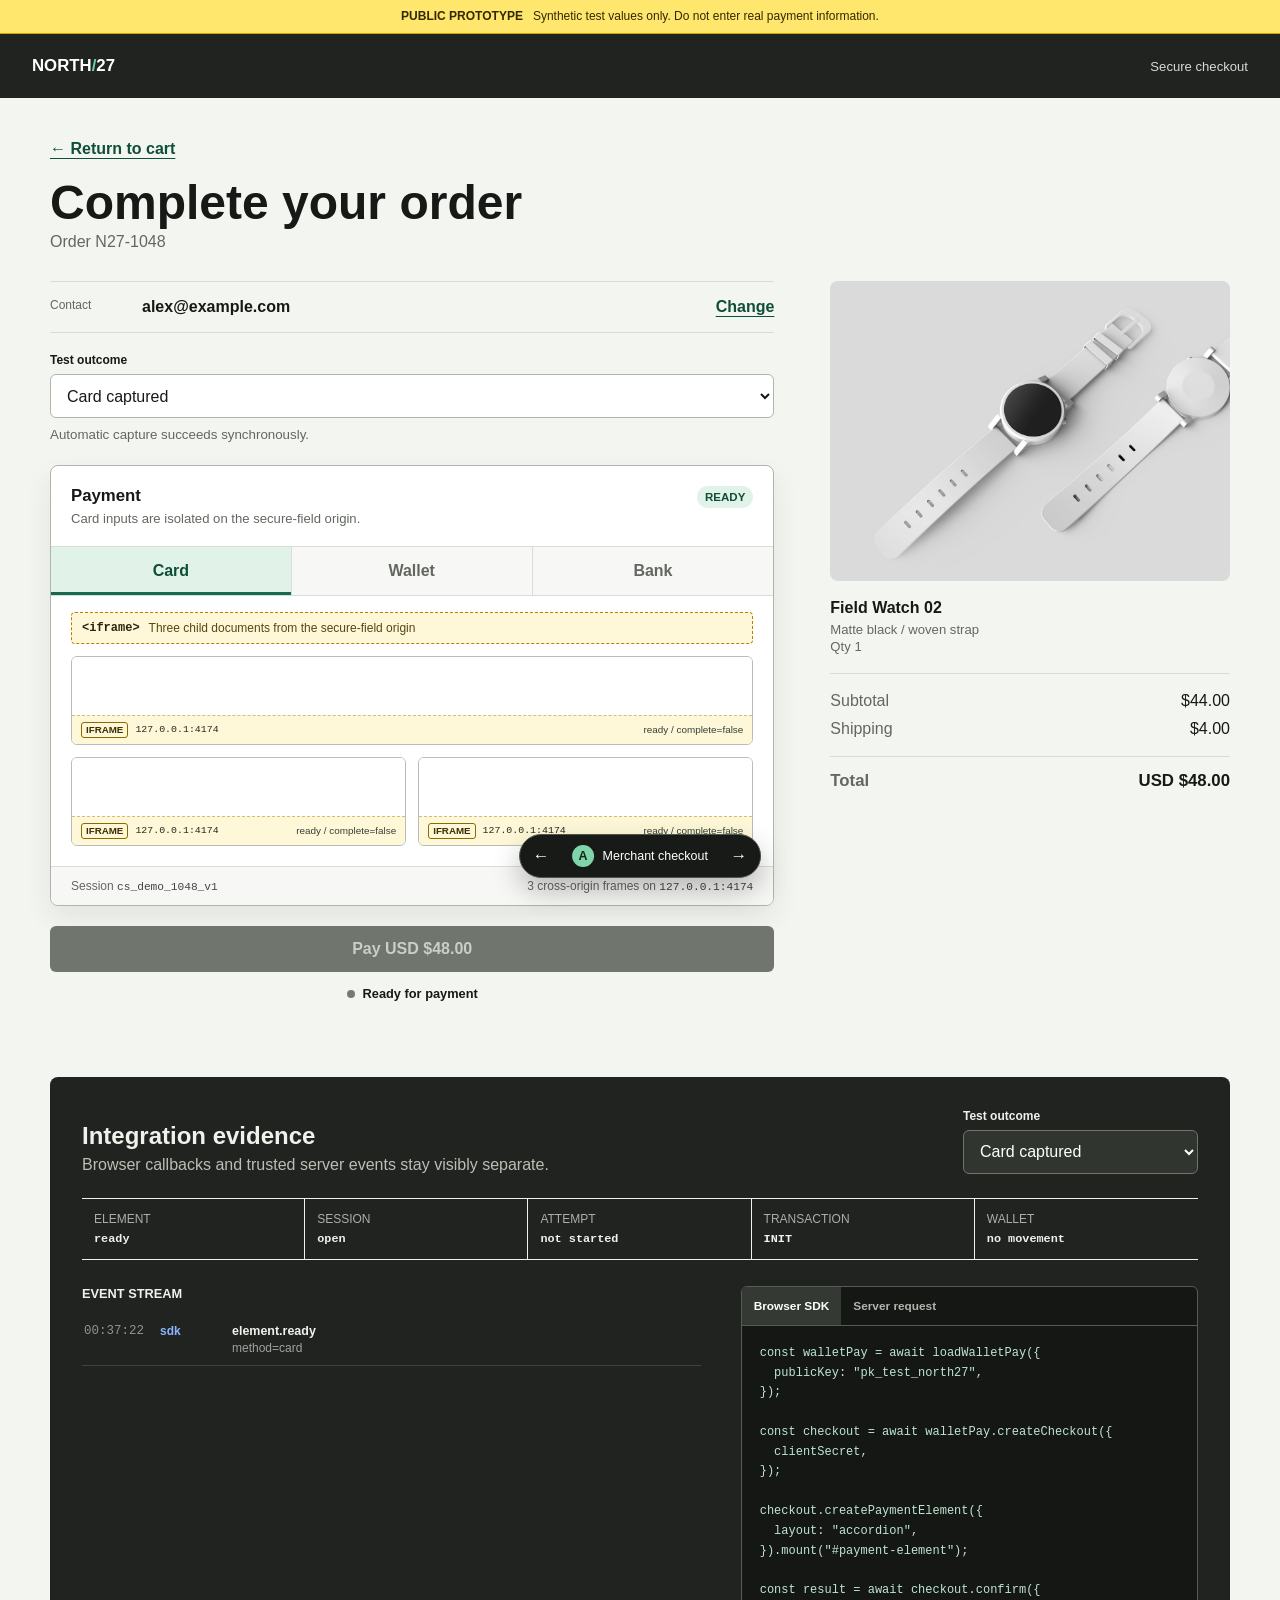
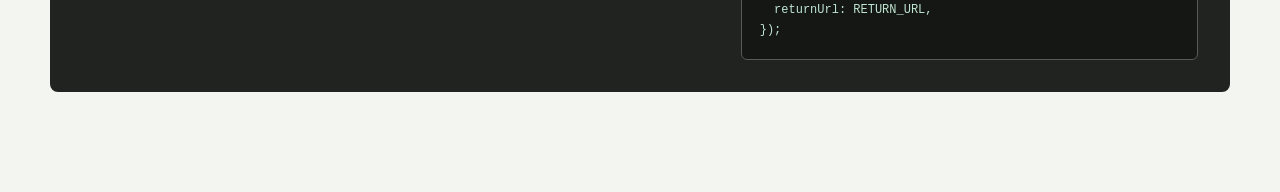
<file: prototypes/payment-element/index.html>
<!doctype html>
<html lang="en">
  <head>
    <meta charset="UTF-8" />
    <meta name="viewport" content="width=device-width, initial-scale=1.0" />
    <meta name="color-scheme" content="light dark" />
    <title>Payment Element SDK Prototype</title>
    <link rel="stylesheet" href="./styles.css" />
  </head>
  <body>
    <!--
      PROTOTYPE ONLY. Three Payment Element SDK variants, switchable via ?variant=A|B|C.
      Question: can a merchant understand and operate session, confirmation, and 3DS
      behavior without learning processor-specific contracts?
    -->
    <div id="app"></div>
    <script type="module" src="./app.js"></script>
  </body>
</html>
</file>
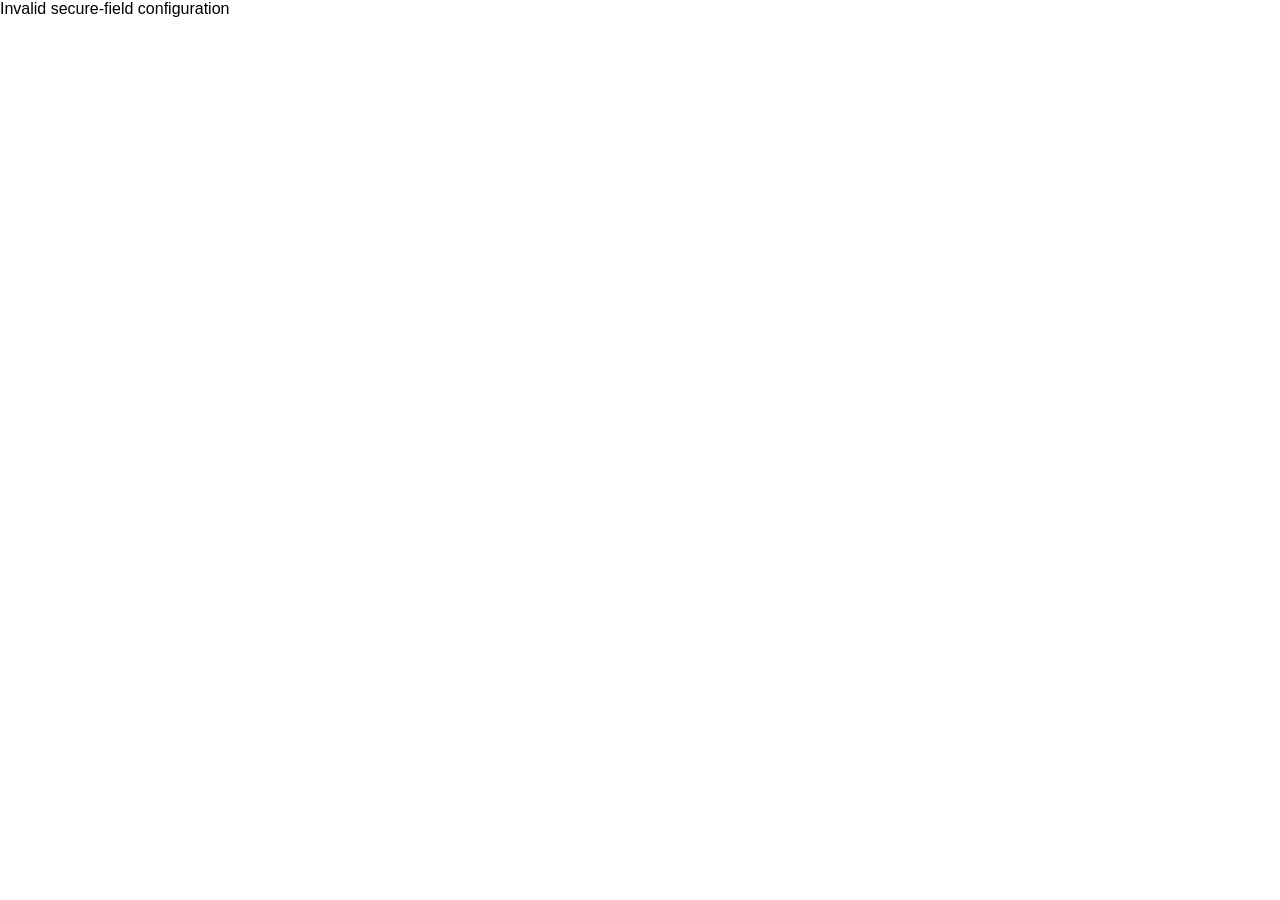
<file: prototypes/payment-element/secure-field.html>
<!doctype html>
<html lang="en">
  <head>
    <meta charset="UTF-8" />
    <meta name="viewport" content="width=device-width, initial-scale=1.0" />
    <title>WalletPay secure field</title>
    <link rel="stylesheet" href="./secure-field.css" />
  </head>
  <body>
    <label>
      <span id="field-label">Secure field</span>
      <input id="secure-input" autocomplete="off" />
    </label>
    <script type="module" src="./secure-field.js"></script>
  </body>
</html>
</file>
<file: prototypes/payment-element/styles.css>
:root {
  color-scheme: light;
  --ink: #161915;
  --muted: #62685f;
  --line: #d8ddd5;
  --surface: #ffffff;
  --surface-soft: #f3f5f1;
  --green: #176b4d;
  --green-dark: #0f4e38;
  --green-soft: #e1f2e9;
  --blue: #175cd3;
  --blue-soft: #e7efff;
  --amber: #a04a00;
  --amber-soft: #fff0d6;
  --red: #b42318;
  --red-soft: #fee9e7;
  --charcoal: #20231f;
  --focus: #ffb000;
  --radius: 8px;
  font-family: -apple-system, BlinkMacSystemFont, "Segoe UI", sans-serif;
  font-synthesis: none;
  text-rendering: optimizeLegibility;
}

* {
  box-sizing: border-box;
}

html {
  min-width: 320px;
  background: var(--surface-soft);
}

body {
  margin: 0;
  color: var(--ink);
  background: var(--surface-soft);
}

.demo-warning {
  min-height: 34px;
  display: flex;
  align-items: center;
  justify-content: center;
  gap: 10px;
  padding: 7px 16px;
  border-bottom: 1px solid #d4a500;
  color: #332900;
  background: #ffe66d;
  font-size: 0.75rem;
  line-height: 1.3;
  text-align: center;
}

.demo-warning strong {
  text-transform: uppercase;
}

button,
select,
input {
  font: inherit;
}

button,
select {
  cursor: pointer;
}

button:focus-visible,
select:focus-visible,
input:focus-visible {
  outline: 3px solid var(--focus);
  outline-offset: 2px;
}

::selection {
  color: #fff;
  background: var(--green-dark);
}

::-webkit-scrollbar {
  width: 10px;
  height: 10px;
}

::-webkit-scrollbar-thumb {
  background: #8a9186;
  border: 2px solid transparent;
  border-radius: 8px;
  background-clip: padding-box;
}

h1,
h2,
h3,
p {
  margin-top: 0;
}

h1,
h2,
h3 {
  letter-spacing: 0;
}

code,
pre,
.state-cell strong,
.event-row time {
  font-family: "SFMono-Regular", Consolas, "Liberation Mono", monospace;
}

.variant {
  min-height: 100vh;
  padding-bottom: 100px;
}

.merchant-header,
.workbench-header,
.review-header {
  min-height: 64px;
  display: flex;
  align-items: center;
  justify-content: space-between;
  gap: 24px;
  padding: 0 32px;
}

.merchant-header {
  color: #fff;
  background: var(--charcoal);
}

.merchant-header > span {
  color: #d5dbd2;
  font-size: 0.82rem;
}

.wordmark {
  color: inherit;
  font-size: 1.05rem;
  font-weight: 800;
  text-decoration: none;
  letter-spacing: 0;
}

.wordmark span {
  color: #69d5a4;
}

.variant-a main {
  width: min(1180px, calc(100% - 48px));
  margin: 0 auto;
}

.checkout-heading {
  padding: 42px 0 30px;
}

.checkout-heading h1 {
  margin: 20px 0 5px;
  font-size: clamp(2rem, 4vw, 3rem);
  line-height: 1.05;
}

.checkout-heading p {
  margin: 0;
  color: var(--muted);
}

.text-button {
  border: 0;
  padding: 0;
  color: var(--green-dark);
  background: transparent;
  font-weight: 700;
  text-decoration: underline;
  text-decoration-thickness: 1px;
  text-underline-offset: 4px;
}

.checkout-grid {
  display: grid;
  grid-template-columns: minmax(0, 1.45fr) minmax(300px, 0.8fr);
  gap: 56px;
  align-items: start;
}

.buyer-flow {
  display: grid;
  gap: 20px;
}

.customer-summary {
  display: flex;
  align-items: center;
  justify-content: space-between;
  gap: 24px;
  padding: 16px 0;
  border-top: 1px solid var(--line);
  border-bottom: 1px solid var(--line);
}

.customer-summary div {
  display: grid;
  grid-template-columns: 80px 1fr;
  gap: 12px;
}

.customer-summary span,
.scenario-control > span,
.state-cell span,
.stage-label,
.element-foot,
.event-row small,
.source {
  color: var(--muted);
  font-size: 0.75rem;
}

.scenario-control {
  display: grid;
  grid-template-columns: 1fr;
  gap: 7px;
}

.scenario-control > span {
  color: var(--ink);
  font-weight: 800;
}

.scenario-control select {
  width: 100%;
  min-height: 44px;
  padding: 0 38px 0 12px;
  border: 1px solid #aeb5aa;
  border-radius: 6px;
  color: var(--ink);
  background: #fff;
}

.scenario-control small {
  min-height: 18px;
  color: var(--muted);
  line-height: 1.45;
}

.scenario-control--compact {
  min-width: 210px;
}

.scenario-control--compact > span {
  color: inherit;
}

.payment-element {
  overflow: hidden;
  border: 1px solid #aeb5aa;
  border-radius: var(--radius);
  background: var(--surface);
  box-shadow: 0 12px 28px rgba(31, 38, 31, 0.08);
}

.element-head {
  display: flex;
  align-items: flex-start;
  justify-content: space-between;
  gap: 20px;
  padding: 20px;
}

.element-head h2 {
  margin-bottom: 5px;
  font-size: 1.05rem;
}

.element-head p {
  margin: 0;
  color: var(--muted);
  font-size: 0.82rem;
}

.status-tag {
  flex: none;
  padding: 5px 8px;
  border-radius: 999px;
  font-size: 0.72rem;
  font-weight: 800;
  text-transform: uppercase;
}

.status-tag--success {
  color: var(--green-dark);
  background: var(--green-soft);
}

.status-tag--warning {
  color: var(--amber);
  background: var(--amber-soft);
}

.status-tag--danger {
  color: var(--red);
  background: var(--red-soft);
}

.status-tag--neutral {
  color: var(--muted);
  background: #edf0eb;
}

.method-tabs {
  display: grid;
  grid-template-columns: repeat(3, 1fr);
  border-top: 1px solid var(--line);
  border-bottom: 1px solid var(--line);
}

.method-tab {
  min-height: 48px;
  border: 0;
  border-right: 1px solid var(--line);
  color: var(--muted);
  background: #f7f8f6;
  font-weight: 750;
}

.method-tab:last-child {
  border-right: 0;
}

.method-tab.is-active {
  color: var(--green-dark);
  background: var(--green-soft);
  box-shadow: inset 0 -3px 0 var(--green);
}

.hosted-fields {
  display: grid;
  grid-template-columns: 1fr 1fr;
  gap: 12px;
  padding: 12px 20px 20px;
}

.iframe-boundary-note {
  display: flex;
  align-items: center;
  gap: 9px;
  margin: 16px 20px 0;
  padding: 8px 10px;
  border: 1px dashed #b88000;
  border-radius: 4px;
  color: #554713;
  background: #fff8d8;
  font-size: 0.75rem;
}

.iframe-boundary-note code {
  color: #2a2410;
  font-weight: 800;
}

.hosted-fields.is-disabled {
  pointer-events: none;
}

.hosted-fields.is-disabled .hosted-field {
  background: #f3f5f1;
}

.hosted-field {
  display: grid;
  gap: 0;
  min-width: 0;
  padding: 0;
  overflow: hidden;
  border: 1px solid #b8beb5;
  border-radius: 6px;
  color: var(--muted);
  font-size: 0.72rem;
  background: #fff;
}

.hosted-field--wide {
  grid-column: 1 / -1;
}

.hosted-field.is-focused {
  border-color: var(--green);
  box-shadow: 0 0 0 2px rgba(23, 107, 77, 0.16);
}

.hosted-field.is-complete {
  border-color: #8fa99a;
}

.hosted-field.is-error {
  border-color: var(--red);
}

.hosted-field iframe {
  display: block;
  width: 100%;
  height: 58px;
  border: 0;
  background: #fff;
}

.frame-meta {
  min-height: 29px;
  display: flex;
  align-items: center;
  gap: 7px;
  padding: 5px 9px;
  border-top: 1px dashed #d4bd78;
  background: #fff8d8;
}

.frame-badge {
  border: 1px solid #8d6800;
  border-radius: 3px;
  padding: 1px 4px;
  color: #3f2f00;
  font-size: 0.61rem;
  font-weight: 850;
  line-height: 1.2;
  text-transform: uppercase;
}

.frame-meta code {
  min-width: 0;
  overflow: hidden;
  color: #2c261e;
  font-size: 0.62rem;
  text-overflow: ellipsis;
  white-space: nowrap;
}

.frame-meta small {
  min-width: 0;
  margin-left: auto;
  color: #344137;
  font-size: 0.62rem;
  text-align: right;
}

.method-message {
  min-height: 170px;
  display: grid;
  align-content: center;
  gap: 8px;
  padding: 28px;
  text-align: center;
}

.method-message p {
  max-width: 46ch;
  margin: 0 auto;
  color: var(--muted);
  line-height: 1.5;
}

.element-foot {
  display: flex;
  justify-content: space-between;
  gap: 16px;
  padding: 12px 20px;
  border-top: 1px solid var(--line);
  background: #f7f8f6;
}

.element-foot code {
  color: #414740;
  font-size: 0.7rem;
}

.pay-controls {
  display: grid;
  gap: 11px;
}

.button {
  min-height: 46px;
  border: 1px solid transparent;
  border-radius: 6px;
  padding: 0 16px;
  font-weight: 800;
}

.button--primary {
  color: #fff;
  background: var(--green);
  box-shadow: 0 7px 16px rgba(15, 78, 56, 0.2);
}

.button--primary:hover {
  background: var(--green-dark);
}

.button--primary:disabled {
  cursor: not-allowed;
  color: #c9cec6;
  background: #70766e;
  box-shadow: none;
}

.button--secondary {
  border-color: #aeb5aa;
  color: var(--ink);
  background: #fff;
}

.button--warning {
  color: #fff;
  background: var(--amber);
}

.result-line {
  min-height: 22px;
  display: flex;
  align-items: center;
  justify-content: center;
  gap: 8px;
  font-size: 0.8rem;
  font-weight: 700;
  text-align: center;
}

.result-line:focus-visible {
  outline: 3px solid var(--focus);
  outline-offset: 4px;
}

.result-dot {
  width: 8px;
  height: 8px;
  flex: none;
  border-radius: 50%;
  background: #747b72;
}

.result-line--success { color: var(--green-dark); }
.result-line--success .result-dot { background: var(--green); }
.result-line--warning { color: var(--amber); }
.result-line--warning .result-dot { background: var(--amber); }
.result-line--danger { color: var(--red); }
.result-line--danger .result-dot { background: var(--red); }

.order-summary {
  display: grid;
  gap: 18px;
}

.order-summary--vertical {
  position: sticky;
  top: 24px;
}

.product-photo {
  width: 100%;
  aspect-ratio: 4 / 3;
  border-radius: var(--radius);
  background-color: #ccd1c9;
  background-image: url("./assets/watch.jpg");
  background-position: center;
  background-size: cover;
}

.product-copy h2 {
  margin-bottom: 5px;
  font-size: 1rem;
}

.product-copy p,
.product-copy span {
  margin: 0;
  color: var(--muted);
  font-size: 0.82rem;
}

.totals {
  display: grid;
  gap: 10px;
  margin: 0;
  padding-top: 18px;
  border-top: 1px solid var(--line);
}

.totals div {
  display: flex;
  justify-content: space-between;
  gap: 18px;
}

.totals dt,
.totals dd {
  margin: 0;
}

.totals dt {
  color: var(--muted);
}

.totals__grand {
  margin-top: 8px;
  padding-top: 14px;
  border-top: 1px solid var(--line);
  font-size: 1.05rem;
  font-weight: 800;
}

.developer-evidence {
  margin-top: 72px;
  padding: 32px;
  border-radius: var(--radius);
  color: #edf2eb;
  background: var(--charcoal);
}

.evidence-head {
  display: flex;
  align-items: end;
  justify-content: space-between;
  gap: 32px;
  margin-bottom: 24px;
}

.evidence-head h2 {
  margin-bottom: 6px;
}

.evidence-head p {
  margin: 0;
  color: #b8c0b5;
}

.developer-evidence select {
  border-color: #6e756b;
  color: #fff;
  background: #30352f;
}

.state-strip {
  display: grid;
  grid-template-columns: repeat(5, minmax(0, 1fr));
  border-top: 1px solid currentColor;
  border-bottom: 1px solid currentColor;
  color: inherit;
}

.state-cell {
  min-width: 0;
  padding: 13px 12px;
  border-right: 1px solid currentColor;
}

.state-cell:last-child {
  border-right: 0;
}

.state-cell span {
  display: block;
  margin-bottom: 6px;
  color: inherit;
  opacity: 0.68;
  text-transform: uppercase;
}

.state-cell strong {
  display: block;
  overflow-wrap: anywhere;
  font-size: 0.74rem;
  font-weight: 650;
}

.evidence-grid {
  display: grid;
  grid-template-columns: 1.15fr 0.85fr;
  gap: 40px;
  margin-top: 26px;
}

.evidence-grid h3 {
  font-size: 0.8rem;
  text-transform: uppercase;
}

.event-log {
  min-height: 180px;
  max-height: 360px;
  overflow: auto;
}

.event-log:focus-visible {
  outline: 3px solid var(--focus);
  outline-offset: 2px;
}

.event-row {
  display: grid;
  grid-template-columns: 66px 62px minmax(0, 1fr);
  gap: 10px;
  padding: 10px 2px;
  border-bottom: 1px solid rgba(126, 137, 123, 0.32);
  font-size: 0.78rem;
}

.event-row time {
  color: inherit;
  opacity: 0.55;
}

.event-row strong,
.event-row small {
  display: block;
  overflow-wrap: anywhere;
}

.event-row small {
  margin-top: 3px;
  color: inherit;
  opacity: 0.62;
}

.source {
  align-self: start;
  color: inherit;
  font-weight: 800;
}

.source--browser,
.source--sdk { color: #8cb5ff; }
.source--iframe { color: #d7a6ff; }
.source--backend,
.source--platform { color: #80d4aa; }
.source--webhook { color: #ffbf70; }

.empty-state {
  color: inherit;
  opacity: 0.6;
}

.code-panel {
  overflow: hidden;
  border: 1px solid #555c53;
  border-radius: 6px;
  background: #141714;
}

.code-tabs,
.inspector-tabs {
  display: flex;
  border-bottom: 1px solid #555c53;
}

.code-tabs button,
.inspector-tabs button {
  min-height: 38px;
  border: 0;
  padding: 0 12px;
  color: #afb7ad;
  background: transparent;
  font-size: 0.74rem;
  font-weight: 800;
}

.code-tabs button.is-active,
.inspector-tabs button.is-active {
  color: #fff;
  background: #343a33;
}

.code-panel pre {
  min-height: 250px;
  margin: 0;
  padding: 18px;
  overflow: auto;
  color: #bfe5d1;
  font-size: 0.75rem;
  line-height: 1.65;
  white-space: pre-wrap;
}

.prototype-switcher {
  position: fixed;
  z-index: 50;
  bottom: 22px;
  left: 50%;
  display: grid;
  grid-template-columns: 42px minmax(150px, auto) 42px;
  align-items: center;
  overflow: hidden;
  border: 1px solid #50564e;
  border-radius: 999px;
  color: #fff;
  background: #171a17;
  box-shadow: 0 12px 28px rgba(0, 0, 0, 0.26);
  transform: translateX(-50%);
}

.prototype-switcher button {
  width: 42px;
  height: 42px;
  border: 0;
  color: #fff;
  background: transparent;
  font-size: 1.05rem;
}

.prototype-switcher button:hover {
  background: #343934;
}

.prototype-switcher span {
  padding: 0 10px;
  font-size: 0.78rem;
  text-align: center;
}

.prototype-switcher strong {
  display: inline-grid;
  width: 22px;
  height: 22px;
  place-items: center;
  margin-right: 5px;
  border-radius: 50%;
  color: #13271d;
  background: #80d4aa;
}

/* Variant B: dense SDK workbench */
.variant-b {
  color: #edf1eb;
  background: #1d201d;
}

.workbench-header {
  border-bottom: 1px solid #484e46;
  background: #161916;
}

.workbench-header > div:first-child {
  display: flex;
  align-items: baseline;
  gap: 14px;
}

.workbench-header span {
  color: #99a096;
  font-size: 0.78rem;
}

.environment {
  display: flex;
  align-items: center;
  gap: 8px;
  color: #bde1ce;
  font-size: 0.78rem;
  font-weight: 800;
}

.environment span {
  width: 8px;
  height: 8px;
  border-radius: 50%;
  background: #53bd83;
}

.workbench {
  min-height: calc(100vh - 64px);
  display: grid;
  grid-template-columns: 260px minmax(420px, 1fr) minmax(330px, 0.75fr);
}

.scenario-rail,
.diagnostic-panel {
  min-width: 0;
  padding: 24px;
  background: #242824;
}

.scenario-rail {
  border-right: 1px solid #484e46;
}

.scenario-rail h1 {
  margin-bottom: 8px;
  font-size: 1.35rem;
}

.scenario-rail > p {
  margin-bottom: 26px;
  color: #afb7ad;
  font-size: 0.85rem;
  line-height: 1.55;
}

.scenario-rail select {
  border-color: #5d655a;
  color: #fff;
  background: #30352f;
}

.scenario-rail .scenario-control small {
  color: #aeb6ab;
}

.scenario-rail .scenario-control > span {
  color: #edf1eb;
}

.credential-map {
  margin: 32px 0;
  padding-top: 22px;
  border-top: 1px solid #51574f;
}

.credential-map h2 {
  margin-bottom: 14px;
  font-size: 0.78rem;
  text-transform: uppercase;
}

.credential-map div {
  display: grid;
  gap: 5px;
  padding: 9px 0;
  border-bottom: 1px solid #3f443e;
}

.credential-map span {
  color: #aab2a7;
  font-size: 0.72rem;
}

.credential-map code {
  color: #a9dabb;
  font-size: 0.74rem;
}

.scenario-rail .button {
  width: 100%;
  color: #fff;
  background: transparent;
}

.preview-stage {
  min-width: 0;
  padding: 18px clamp(22px, 4vw, 62px) 70px;
  overflow: auto;
  background: #dfe4dc;
}

.stage-label {
  display: flex;
  justify-content: space-between;
  margin-bottom: 12px;
  color: #41463f;
}

.checkout-preview {
  width: min(560px, 100%);
  margin: 0 auto;
  padding: 30px;
  color: var(--ink);
  background: #fff;
  box-shadow: 0 18px 38px rgba(33, 40, 32, 0.16);
}

.preview-brand {
  margin-bottom: 24px;
  font-weight: 850;
}

.order-summary--compact {
  grid-template-columns: 88px 1fr;
  margin-bottom: 24px;
  padding-bottom: 22px;
  border-bottom: 1px solid var(--line);
}

.order-summary--compact .product-photo {
  aspect-ratio: 1;
}

.order-summary--compact .totals {
  grid-column: 1 / -1;
}

.checkout-preview .pay-controls {
  margin-top: 16px;
}

.diagnostic-panel {
  border-left: 1px solid #484e46;
}

.diagnostic-panel .state-strip {
  grid-template-columns: 1fr;
  margin: 18px 0;
  border: 1px solid #51574f;
}

.diagnostic-panel .state-cell {
  border-right: 0;
  border-bottom: 1px solid #51574f;
}

.diagnostic-panel .state-cell:last-child {
  border-bottom: 0;
}

.diagnostic-panel .event-log {
  max-height: calc(100vh - 410px);
}

.diagnostic-panel .code-panel {
  border: 0;
}

/* Variant C: lifecycle-first review */
.variant-c {
  color: #101828;
  background: #f5f7fa;
}

.review-header {
  color: #fff;
  background: #123d66;
}

.review-header > div:nth-child(2) {
  flex: 1;
}

.review-header > div:nth-child(2) strong,
.review-header > div:nth-child(2) span {
  display: block;
}

.review-header > div:nth-child(2) span {
  margin-top: 3px;
  color: #c9dcf0;
  font-size: 0.72rem;
}

.review-header select {
  border-color: #8eacd0;
  color: #fff;
  background: #194e80;
}

.wordmark--inverse span {
  color: #ffb35c;
}

.review-layout {
  min-height: calc(100vh - 64px);
  display: grid;
  grid-template-columns: minmax(370px, 0.95fr) minmax(300px, 0.7fr) minmax(320px, 0.85fr);
}

.review-layout > section {
  min-width: 0;
  padding: 32px;
  border-right: 1px solid #cfd7e2;
}

.review-layout > section:last-child {
  border-right: 0;
}

.review-payment {
  background: #fff;
}

.review-title h1 {
  margin-bottom: 7px;
  font-size: 2.1rem;
}

.review-title p {
  margin-bottom: 24px;
  color: #526071;
}

.review-payment .pay-controls {
  margin: 16px 0 28px;
}

.order-summary--horizontal {
  grid-template-columns: 78px 1fr;
  padding-top: 24px;
  border-top: 1px solid #d6dde6;
}

.order-summary--horizontal .product-photo {
  aspect-ratio: 1;
}

.order-summary--horizontal .totals {
  grid-column: 1 / -1;
}

.orchestration {
  background: #edf2f7;
}

.contract-stream {
  color: #f2f5f8;
  background: #1b2c3e;
}

.section-heading {
  display: flex;
  align-items: center;
  justify-content: space-between;
  gap: 16px;
  margin-bottom: 28px;
}

.section-heading h2 {
  margin: 0;
  font-size: 1rem;
}

.section-heading span {
  color: inherit;
  opacity: 0.65;
  font-size: 0.74rem;
}

.lifecycle-timeline {
  position: relative;
  display: grid;
  gap: 0;
  margin: 0;
  padding: 0;
  list-style: none;
}

.lifecycle-timeline::before {
  position: absolute;
  top: 18px;
  bottom: 18px;
  left: 15px;
  width: 2px;
  content: "";
  background: #bac6d3;
}

.lifecycle-timeline li {
  position: relative;
  display: grid;
  grid-template-columns: 32px 1fr;
  gap: 14px;
  min-height: 76px;
  color: #43556a;
}

.timeline-marker {
  z-index: 1;
  width: 32px;
  height: 32px;
  display: grid;
  place-items: center;
  border: 2px solid #506b84;
  border-radius: 50%;
  color: #182c41;
  background: #fff;
  font-size: 0.72rem;
  font-weight: 850;
}

.lifecycle-timeline li.is-active {
  color: #0c4f89;
}

.lifecycle-timeline li.is-active .timeline-marker {
  border-color: #175e99;
  color: #fff;
  background: #175e99;
}

.lifecycle-timeline strong,
.lifecycle-timeline small {
  display: block;
}

.lifecycle-timeline small {
  max-width: 28ch;
  margin-top: 6px;
  overflow-wrap: anywhere;
  line-height: 1.4;
}

.boundary-note {
  margin-top: 22px;
  padding: 18px 0 0;
  border-top: 1px solid #bfcbd7;
}

.boundary-note p {
  margin: 8px 0 0;
  color: #48596b;
  font-size: 0.84rem;
  line-height: 1.55;
}

.contract-stream .event-log {
  max-height: calc(100vh - 160px);
}

.contract-stream .event-row {
  border-color: #3b5168;
}

.modal-backdrop {
  position: fixed;
  z-index: 80;
  inset: 0;
  display: grid;
  place-items: center;
  padding: 20px;
  background: rgba(9, 14, 10, 0.68);
}

.challenge-modal {
  width: min(420px, 100%);
  overflow: hidden;
  border-radius: var(--radius);
  color: #172019;
  background: #fff;
  box-shadow: 0 28px 70px rgba(0, 0, 0, 0.36);
}

.issuer-bar {
  display: flex;
  justify-content: space-between;
  padding: 16px 20px;
  color: #fff;
  background: #173e6a;
  font-size: 0.76rem;
}

.challenge-body {
  display: grid;
  gap: 17px;
  padding: 28px;
}

.challenge-body h2 {
  margin: 0;
}

.challenge-body p {
  margin: 0;
  color: #5d665f;
  line-height: 1.5;
}

.challenge-body label {
  display: grid;
  gap: 8px;
  color: #3e463f;
  font-size: 0.78rem;
  font-weight: 700;
}

.challenge-body input {
  min-height: 46px;
  border: 1px solid #9da79f;
  border-radius: 6px;
  padding: 0 12px;
  font-size: 1.1rem;
  letter-spacing: 0.18em;
}

.phone-mark {
  color: #173e6a;
  font-weight: 850;
}

.challenge-modal footer {
  padding: 14px 20px;
  border-top: 1px solid #d5dbd6;
  color: #69726b;
  background: #f4f6f4;
  font-size: 0.72rem;
  text-align: center;
}

@media (max-width: 1100px) {
  .workbench {
    grid-template-columns: 230px 1fr;
  }

  .diagnostic-panel {
    grid-column: 1 / -1;
    border-top: 1px solid #484e46;
    border-left: 0;
  }

  .diagnostic-panel .state-strip {
    grid-template-columns: repeat(5, minmax(0, 1fr));
  }

  .diagnostic-panel .state-cell {
    border-right: 1px solid #51574f;
    border-bottom: 0;
  }

  .review-layout {
    grid-template-columns: 1fr 1fr;
  }

  .contract-stream {
    grid-column: 1 / -1;
    min-height: 440px;
  }
}

@media (max-width: 760px) {
  .demo-warning {
    align-items: flex-start;
    flex-direction: column;
    gap: 2px;
    text-align: left;
  }

  .merchant-header,
  .workbench-header,
  .review-header {
    min-height: 56px;
    padding: 0 16px;
  }

  .variant-a main {
    width: min(100% - 28px, 620px);
  }

  .checkout-heading {
    padding: 28px 0 22px;
  }

  .checkout-grid,
  .evidence-grid,
  .review-layout,
  .workbench {
    grid-template-columns: 1fr;
  }

  .order-summary--vertical {
    position: static;
    grid-row: 1;
    grid-template-columns: 90px 1fr;
    padding-bottom: 18px;
    border-bottom: 1px solid var(--line);
  }

  .order-summary--vertical .product-photo {
    aspect-ratio: 1;
  }

  .order-summary--vertical .totals {
    grid-column: 1 / -1;
  }

  .developer-evidence {
    margin: 48px -14px 0;
    padding: 24px 14px 100px;
    border-radius: 0;
  }

  .evidence-head {
    align-items: stretch;
    flex-direction: column;
  }

  .state-strip,
  .diagnostic-panel .state-strip {
    grid-template-columns: 1fr 1fr;
  }

  .state-cell,
  .diagnostic-panel .state-cell {
    border-right: 1px solid currentColor;
    border-bottom: 1px solid currentColor;
  }

  .element-foot {
    flex-direction: column;
  }

  .frame-meta {
    display: grid;
    grid-template-columns: auto minmax(0, 1fr);
  }

  .frame-meta small {
    grid-column: 1 / -1;
    margin-left: 0;
    text-align: left;
  }

  .scenario-rail {
    border-right: 0;
    border-bottom: 1px solid #484e46;
  }

  .preview-stage {
    padding: 16px 14px 70px;
  }

  .checkout-preview {
    padding: 18px 14px;
  }

  .diagnostic-panel {
    grid-column: auto;
  }

  .review-header {
    min-height: 130px;
    align-items: flex-start;
    flex-wrap: wrap;
    padding-top: 14px;
    padding-bottom: 14px;
  }

  .review-header .scenario-control {
    width: 100%;
  }

  .review-layout > section {
    padding: 24px 16px;
    border-right: 0;
    border-bottom: 1px solid #cfd7e2;
  }

  .contract-stream {
    grid-column: auto;
  }

  .prototype-switcher {
    position: relative;
    bottom: auto;
    left: auto;
    width: min(330px, calc(100% - 24px));
    margin: 24px auto 0;
    transform: none;
  }

  .event-row {
    grid-template-columns: 56px 56px minmax(0, 1fr);
    gap: 7px;
  }
}

@media (prefers-reduced-motion: reduce) {
  *,
  *::before,
  *::after {
    scroll-behavior: auto !important;
    transition-duration: 0.01ms !important;
  }
}
</file>
<file: prototypes/payment-element/secure-field.css>
:root {
  color-scheme: light;
  font-family: -apple-system, BlinkMacSystemFont, "Segoe UI", sans-serif;
  --ink: #161915;
  --muted: #62685f;
  --green: #176b4d;
  --focus: #ffb000;
}

* {
  box-sizing: border-box;
}

html,
body {
  width: 100%;
  height: 100%;
  margin: 0;
  overflow: hidden;
  background: #fff;
}

label {
  height: 100%;
  display: grid;
  align-content: center;
  gap: 6px;
  padding: 8px 11px;
}

span {
  color: var(--muted);
  font-size: 11px;
  line-height: 1;
}

input {
  width: 100%;
  min-width: 0;
  border: 0;
  outline: 0;
  padding: 0;
  color: var(--ink);
  background: transparent;
  font: inherit;
  font-size: 15px;
  line-height: 1.25;
}

input:focus {
  caret-color: var(--green);
}

body:focus-within {
  box-shadow: inset 0 0 0 2px var(--focus);
}
</file>
